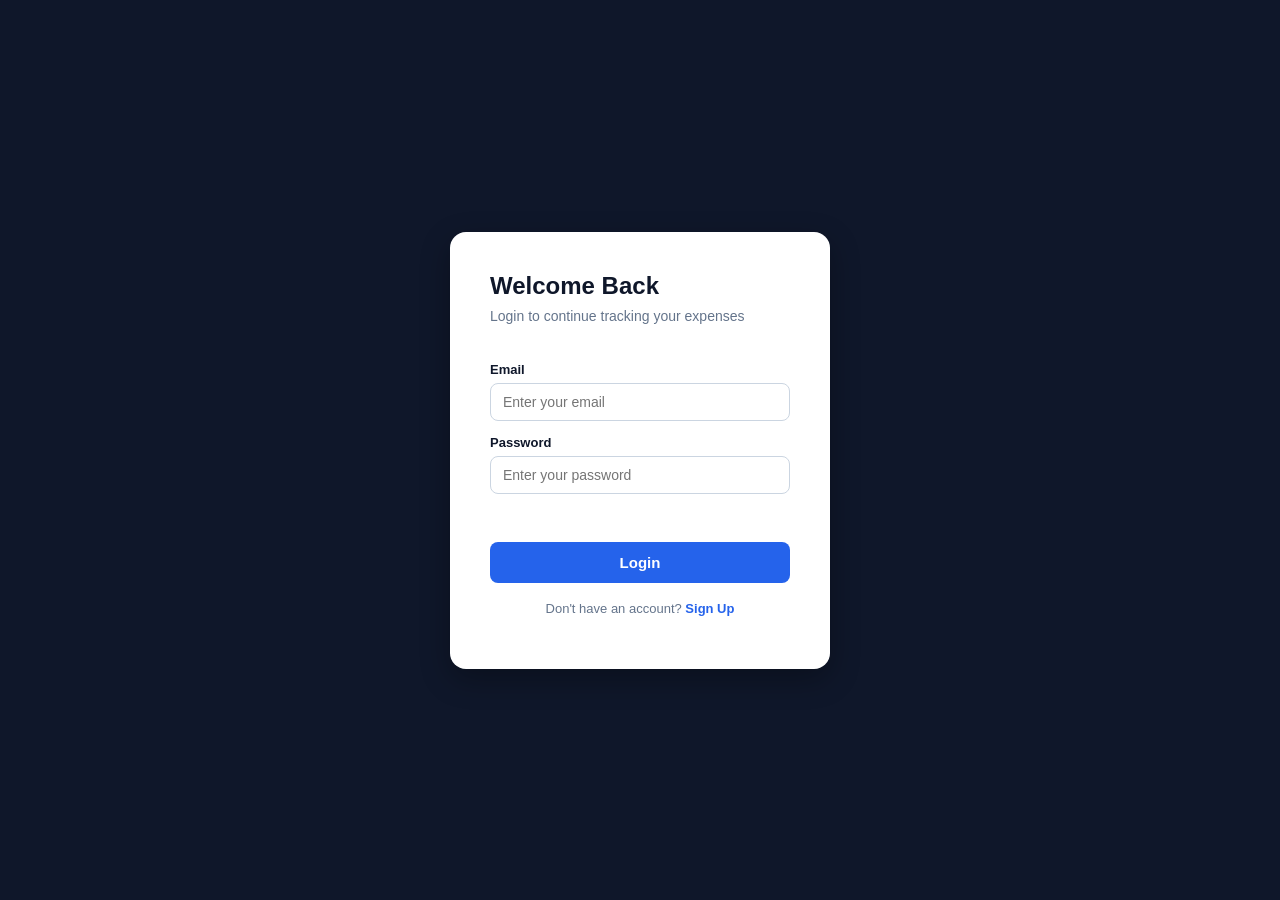
<file: index.html>
<!DOCTYPE html>
<html lang="en">

<head>
    <meta charset="UTF-8">
    <meta name="viewport" content="width=device-width, initial-scale=1.0">

    <title>Expense Tracker</title>

    <link rel="stylesheet" href="style.css">

    <!-- Auth must load before the page renders so we can redirect instantly -->
    <script src="auth.js"></script>
    <script>
        // If no one is logged in, send them to the login page immediately
        if (!getCurrentUser()) {
            window.location.href = 'login.html';
        }
    </script>
</head>

<body>

    <!-- ================= HEADER ================= -->

    <header class="header">

        <div>
            <h1>Expense Tracker</h1>
            <p>Manage your money smarter</p>
        </div>

        <div class="header-actions">

            <span id="welcomeUser" class="welcome-text"></span>

            <button id="clearAllBtn" class="danger-btn">
                Clear All
            </button>

            <button id="logoutBtn" class="danger-btn" onclick="logoutUser()">
                Logout
            </button>

        </div>

    </header>


    <!-- ================= MAIN CONTAINER ================= -->

    <main class="container">


        <!-- ================= SUMMARY ================= -->

        <section class="summary">

            <div class="summary-card">
                <h3>Total Balance</h3>
                <p id="balance">₹0.00</p>
            </div>

            <div class="summary-card">
                <h3>Total Income</h3>
                <p id="income">₹0.00</p>
            </div>

            <div class="summary-card">
                <h3>Total Expenses</h3>
                <p id="expense">₹0.00</p>
            </div>

        </section>


        <!-- ================= ADD TRANSACTION ================= -->

        <section class="card">

            <h2>Add Transaction</h2>

            <form id="transactionForm">


                <!-- TRANSACTION TYPE -->

                <div class="type-section">

                    <label>Transaction Type</label>

                    <div class="type-buttons">

                        <button type="button" class="type-btn active" data-type="expense">
                            Expense
                        </button>

                        <button type="button" class="type-btn" data-type="income">
                            Income
                        </button>

                    </div>

                </div>


                <!-- AMOUNT -->

                <div class="form-group">

                    <label for="amount">
                        Amount
                    </label>

                    <input type="number" id="amount" placeholder="Enter amount" min="0" step="0.01" required>

                </div>


                <!-- CATEGORY / INCOME SOURCE -->

                <div class="form-group">

                    <label for="category" id="categoryLabel">
                        Category
                    </label>

                    <select id="category" required>
                        <option value="">Select category</option>
                    </select>

                </div>


                <!-- DESCRIPTION -->

                <div class="form-group">

                    <label for="description">
                        Description
                    </label>

                    <input type="text" id="description" placeholder="Example: Lunch" required>

                </div>


                <!-- DATE -->

                <div class="form-group">

                    <label for="date">
                        Date
                    </label>

                    <input type="date" id="date" required>

                </div>


                <!-- SUBMIT -->

                <button type="submit" id="submitTransactionBtn" class="primary-btn">

                    Add Expense

                </button>

            </form>

        </section>



        <!-- ================= MONTHLY BUDGET ================= -->

        <section class="card">

            <h2>Monthly Budget</h2>

            <form id="budgetForm">

                <div class="form-group">

                    <label for="budget">
                        Monthly Budget
                    </label>

                    <input type="number" id="budget" placeholder="Enter monthly budget" min="0" step="0.01" required>

                </div>

                <button type="submit" class="primary-btn">

                    Set Budget

                </button>

            </form>


            <div class="budget-info">

                <div>
                    <span>Budget</span>
                    <strong id="budgetAmount">₹0.00</strong>
                </div>

                <div>
                    <span>Spent This Month</span>
                    <strong id="spentAmount">₹0.00</strong>
                </div>

                <div>
                    <span>Remaining</span>
                    <strong id="remainingAmount">₹0.00</strong>
                </div>

            </div>


            <div class="progress-container">

                <div id="budgetProgress" class="progress-bar">
                </div>

            </div>


            <p id="budgetMessage"></p>

        </section>



        <!-- ================= SPENDING OVERVIEW ================= -->

        <section class="card">

            <h2>Spending Overview</h2>


            <!-- FOOD -->

            <div class="spending-item">

                <div class="spending-header">

                    <span>Food</span>

                    <span id="foodValue">
                        ₹0.00
                    </span>

                </div>

                <div class="bar-container">

                    <div id="foodBar" class="spending-bar">
                    </div>

                </div>

            </div>


            <!-- TRANSPORT -->

            <div class="spending-item">

                <div class="spending-header">

                    <span>Transport</span>

                    <span id="transportValue">
                        ₹0.00
                    </span>

                </div>

                <div class="bar-container">

                    <div id="transportBar" class="spending-bar">
                    </div>

                </div>

            </div>


            <!-- SHOPPING -->

            <div class="spending-item">

                <div class="spending-header">

                    <span>Shopping</span>

                    <span id="shoppingValue">
                        ₹0.00
                    </span>

                </div>

                <div class="bar-container">

                    <div id="shoppingBar" class="spending-bar">
                    </div>

                </div>

            </div>


            <!-- OTHER -->

            <div class="spending-item">

                <div class="spending-header">

                    <span>Other</span>

                    <span id="otherValue">
                        ₹0.00
                    </span>

                </div>

                <div class="bar-container">

                    <div id="otherBar" class="spending-bar">
                    </div>

                </div>

            </div>

        </section>



        <!-- ================= TRANSACTIONS ================= -->

        <section class="card">

            <div class="transaction-header">

                <h2>Transactions</h2>

                <div class="transaction-controls">

                    <input type="text" id="search" placeholder="Search transactions">

                    <select id="filterCategory">

                        <option value="All">
                            All Categories
                        </option>

                        <!-- Expense -->

                        <option value="Food">
                            Food
                        </option>

                        <option value="Transport">
                            Transport
                        </option>

                        <option value="Shopping">
                            Shopping
                        </option>

                        <option value="Rent">
                            Rent
                        </option>

                        <option value="Bills">
                            Bills
                        </option>

                        <option value="Education">
                            Education
                        </option>

                        <option value="Healthcare">
                            Healthcare
                        </option>

                        <option value="Entertainment">
                            Entertainment
                        </option>

                        <option value="Other">
                            Other
                        </option>

                        <!-- Income -->

                        <option value="Salary">
                            Salary
                        </option>

                        <option value="Freelance">
                            Freelance
                        </option>

                        <option value="Business">
                            Business
                        </option>

                        <option value="Investment">
                            Investment
                        </option>

                        <option value="Gift">
                            Gift
                        </option>

                    </select>

                </div>

            </div>


            <!-- TRANSACTION LIST -->

            <div id="transactionList">

                <p class="empty-message">
                    No transactions yet.
                </p>

            </div>

        </section>


    </main>


    <!-- ================= JAVASCRIPT ================= -->

    <script src="script.js"></script>

    <script>
        // Show the logged-in user's name in the header
        const currentUser = getCurrentUser();
        if (currentUser) {
            document.getElementById('welcomeUser').textContent = 'Hi, ' + currentUser.name;
        }
    </script>

</body>

</html>
</file>
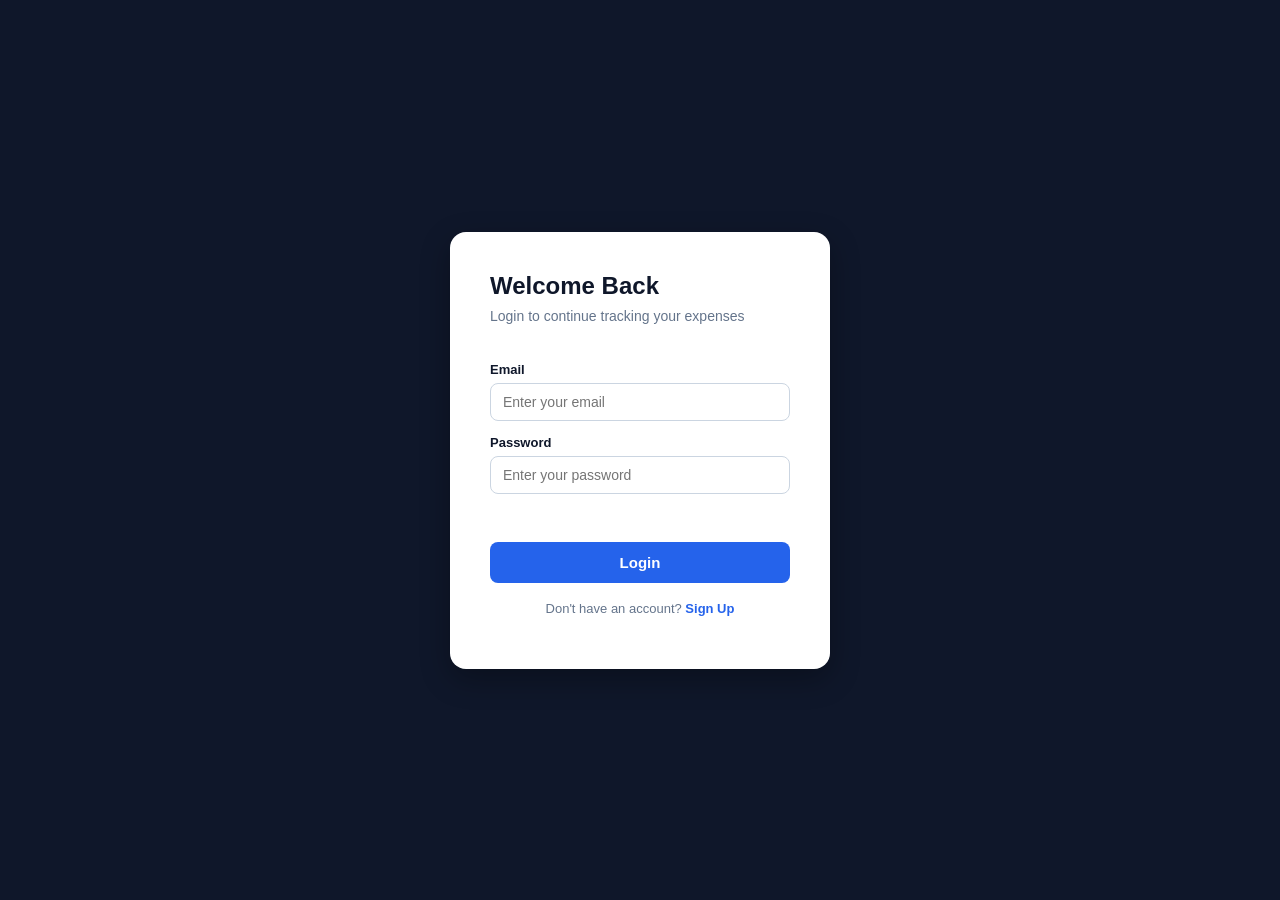
<file: login.html>
<!DOCTYPE html>
<html lang="en">

<head>
    <meta charset="UTF-8">
    <meta name="viewport" content="width=device-width, initial-scale=1.0">
    <title>Login - Expense Tracker</title>
    <link rel="stylesheet" href="auth.css">
</head>

<body>

    <div class="auth-container">
        <h1>Welcome Back</h1>
        <p class="subtitle">Login to continue tracking your expenses</p>

        <form id="loginForm">
            <label for="email">Email</label>
            <input type="email" id="email" placeholder="Enter your email" required>

            <label for="password">Password</label>
            <input type="password" id="password" placeholder="Enter your password" required>

            <p id="errorMsg" class="error"></p>

            <button type="submit">Login</button>
        </form>

        <p class="switch-link">Don't have an account? <a href="signup.html">Sign Up</a></p>
    </div>

    <script src="auth.js"></script>
    <script>
        document.getElementById('loginForm').addEventListener('submit', function (e) {
            e.preventDefault();

            const email = document.getElementById('email').value.trim().toLowerCase();
            const password = document.getElementById('password').value;
            const errorMsg = document.getElementById('errorMsg');

            errorMsg.textContent = '';

            const result = loginUser(email, password);

            if (!result.success) {
                errorMsg.textContent = result.message;
                return;
            }

            // Redirect to the main expense tracker dashboard
            window.location.href = 'index.html';
        });

        // If already logged in, skip straight to dashboard
        if (getCurrentUser()) {
            window.location.href = 'index.html';
        }
    </script>

</body>

</html>
</file>
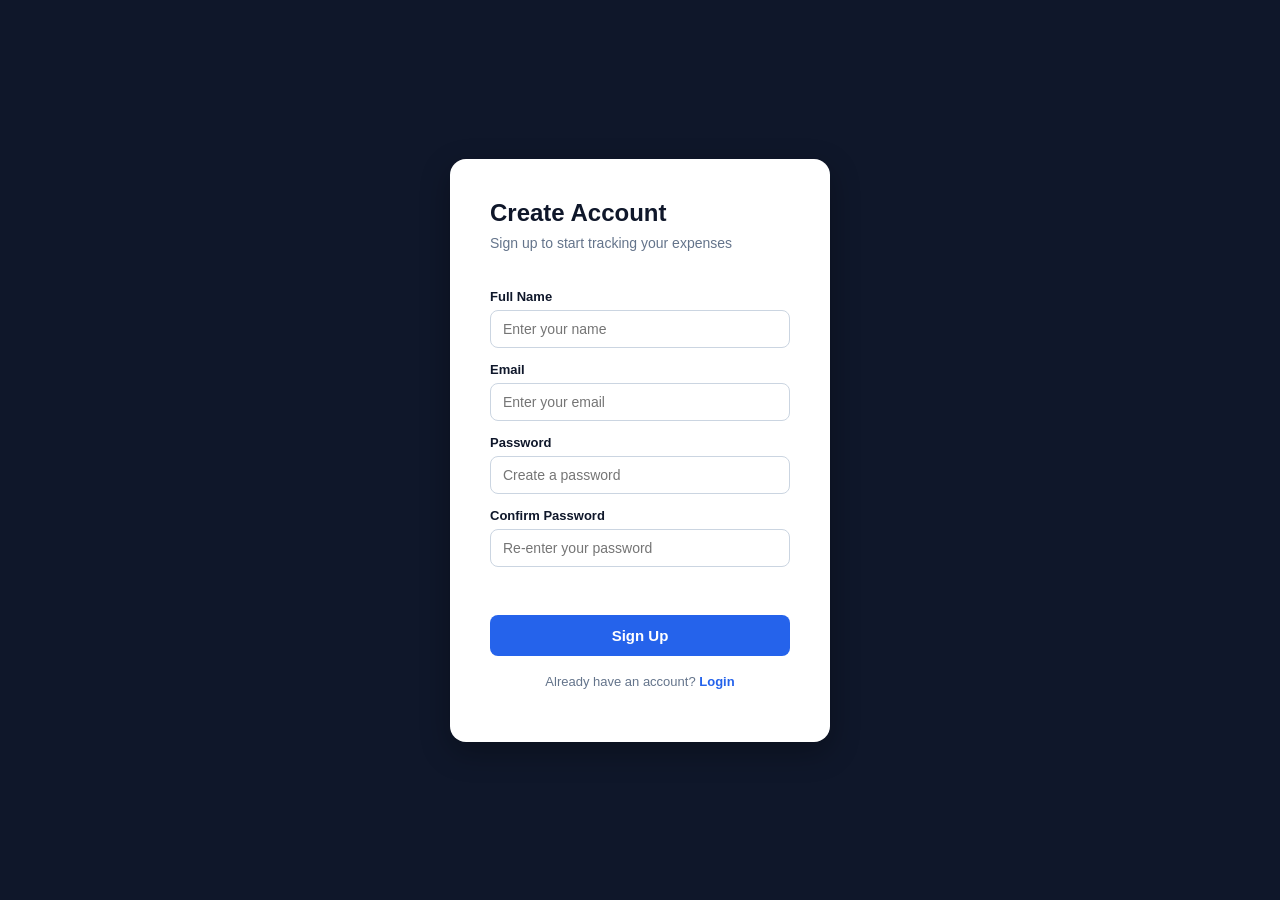
<file: signup.html>
<!DOCTYPE html>
<html lang="en">

<head>
    <meta charset="UTF-8">
    <meta name="viewport" content="width=device-width, initial-scale=1.0">
    <title>Sign Up - Expense Tracker</title>
    <link rel="stylesheet" href="auth.css">
</head>

<body>

    <div class="auth-container">
        <h1>Create Account</h1>
        <p class="subtitle">Sign up to start tracking your expenses</p>

        <form id="signupForm">
            <label for="name">Full Name</label>
            <input type="text" id="name" placeholder="Enter your name" required>

            <label for="email">Email</label>
            <input type="email" id="email" placeholder="Enter your email" required>

            <label for="password">Password</label>
            <input type="password" id="password" placeholder="Create a password" required>

            <label for="confirmPassword">Confirm Password</label>
            <input type="password" id="confirmPassword" placeholder="Re-enter your password" required>

            <p id="errorMsg" class="error"></p>

            <button type="submit">Sign Up</button>
        </form>

        <p class="switch-link">Already have an account? <a href="login.html">Login</a></p>
    </div>

    <script src="auth.js"></script>
    <script>
        document.getElementById('signupForm').addEventListener('submit', function (e) {
            e.preventDefault();

            const name = document.getElementById('name').value.trim();
            const email = document.getElementById('email').value.trim().toLowerCase();
            const password = document.getElementById('password').value;
            const confirmPassword = document.getElementById('confirmPassword').value;
            const errorMsg = document.getElementById('errorMsg');

            errorMsg.textContent = '';

            if (password !== confirmPassword) {
                errorMsg.textContent = 'Passwords do not match.';
                return;
            }

            if (password.length < 6) {
                errorMsg.textContent = 'Password must be at least 6 characters.';
                return;
            }

            const result = registerUser(name, email, password);

            if (!result.success) {
                errorMsg.textContent = result.message;
                return;
            }

            // Auto-login after successful signup
            loginUser(email, password);
            window.location.href = 'index.html';
        });
    </script>

</body>

</html>
</file>
<file: style.css>
/* =====================================================
   GLOBAL
===================================================== */

* {
    margin: 0;
    padding: 0;
    box-sizing: border-box;
}

:root {
    --primary: #6366f1;
    --primary-dark: #4f46e5;

    --background: #f5f7fb;
    --card: #ffffff;

    --text: #111827;
    --muted: #6b7280;

    --border: #e5e7eb;

    --green: #10b981;
    --red: #ef4444;
    --orange: #f59e0b;

    --shadow:
        0 10px 30px rgba(15, 23, 42, 0.08);

    --radius: 18px;
}


/* =====================================================
   BODY
===================================================== */

body {
    font-family:
        Inter,
        -apple-system,
        BlinkMacSystemFont,
        "Segoe UI",
        sans-serif;

    background:
        linear-gradient(135deg,
            #f8fafc 0%,
            #eef2ff 100%);

    color: var(--text);

    min-height: 100vh;
}


/* =====================================================
   HEADER
===================================================== */

.header {
    width: 100%;

    padding: 28px 7%;

    background:
        linear-gradient(135deg,
            #4f46e5,
            #6366f1,
            #8b5cf6);

    color: white;

    display: flex;

    justify-content: space-between;

    align-items: center;

    box-shadow:
        0 8px 25px rgba(79, 70, 229, 0.25);
}


.header h1 {
    font-size: 30px;

    font-weight: 800;

    letter-spacing: -0.5px;
}


.header p {
    margin-top: 5px;

    color: rgba(255, 255, 255, 0.8);

    font-size: 14px;
}


/* =====================================================
   MAIN CONTAINER
===================================================== */

.container {
    width: min(1200px, 92%);

    margin: 35px auto 60px;
}


/* =====================================================
   SUMMARY CARDS
===================================================== */

.summary {
    display: grid;

    grid-template-columns:
        repeat(3, 1fr);

    gap: 22px;

    margin-bottom: 25px;
}


.summary-card {
    background: var(--card);

    padding: 25px;

    border-radius: var(--radius);

    box-shadow: var(--shadow);

    border: 1px solid rgba(229, 231, 235, 0.8);

    position: relative;

    overflow: hidden;

    transition:
        transform 0.25s ease,
        box-shadow 0.25s ease;
}


.summary-card:hover {
    transform: translateY(-5px);

    box-shadow:
        0 18px 40px rgba(15, 23, 42, 0.12);
}


.summary-card::before {
    content: "";

    position: absolute;

    left: 0;
    top: 0;

    width: 5px;
    height: 100%;

    background: var(--primary);
}


.summary-card:nth-child(2)::before {
    background: var(--green);
}


.summary-card:nth-child(3)::before {
    background: var(--red);
}


.summary-card h3 {
    color: var(--muted);

    font-size: 14px;

    font-weight: 600;

    margin-bottom: 12px;
}


.summary-card p {
    font-size: 30px;

    font-weight: 800;

    letter-spacing: -1px;
}


/* =====================================================
   GENERAL CARD
===================================================== */

.card {
    background: var(--card);

    border-radius: var(--radius);

    padding: 28px;

    margin-bottom: 25px;

    box-shadow: var(--shadow);

    border:
        1px solid rgba(229, 231, 235, 0.8);
}


.card h2 {
    font-size: 21px;

    margin-bottom: 22px;

    font-weight: 750;
}


/* =====================================================
   TRANSACTION TYPE
===================================================== */

.type-section {
    margin-bottom: 22px;
}


.type-section label {
    display: block;

    margin-bottom: 9px;

    font-size: 14px;

    font-weight: 600;

    color: var(--text);
}


.type-buttons {
    display: grid;

    grid-template-columns: 1fr 1fr;

    gap: 10px;
}


.type-btn {
    border: 1px solid var(--border);

    background: #f9fafb;

    color: var(--muted);

    padding: 13px;

    border-radius: 12px;

    cursor: pointer;

    font-size: 14px;

    font-weight: 700;

    transition:
        all 0.2s ease;
}


.type-btn:hover {
    border-color: var(--primary);

    color: var(--primary);
}


.type-btn.active {
    background:
        linear-gradient(135deg,
            var(--primary),
            #8b5cf6);

    color: white;

    border-color:
        transparent;

    box-shadow:
        0 6px 15px rgba(99, 102, 241, 0.25);
}


/* =====================================================
   FORM
===================================================== */

.form-group {
    margin-bottom: 18px;
}


.form-group label {
    display: block;

    font-size: 14px;

    font-weight: 600;

    margin-bottom: 8px;

    color: #374151;
}


input,
select {
    width: 100%;

    padding: 13px 15px;

    border: 1px solid var(--border);

    border-radius: 11px;

    background: #fafafa;

    color: var(--text);

    font-size: 14px;

    outline: none;

    transition:
        border-color 0.2s ease,
        box-shadow 0.2s ease,
        background 0.2s ease;
}


input:focus,
select:focus {
    background: white;

    border-color:
        var(--primary);

    box-shadow:
        0 0 0 4px rgba(99, 102, 241, 0.1);
}


input::placeholder {
    color: #9ca3af;
}


/* =====================================================
   PRIMARY BUTTON
===================================================== */

.primary-btn {
    width: 100%;

    border: none;

    padding: 14px;

    border-radius: 12px;

    background:
        linear-gradient(135deg,
            var(--primary),
            #8b5cf6);

    color: white;

    font-size: 15px;

    font-weight: 700;

    cursor: pointer;

    transition:
        transform 0.2s ease,
        box-shadow 0.2s ease;
}


.primary-btn:hover {
    transform: translateY(-2px);

    box-shadow:
        0 10px 20px rgba(99, 102, 241, 0.3);
}


.primary-btn:active {
    transform: translateY(0);
}


/* =====================================================
   DANGER BUTTON
===================================================== */

.danger-btn {
    border: 1px solid rgba(255, 255, 255, 0.35);

    background:
        rgba(255, 255, 255, 0.12);

    color: white;

    padding: 11px 17px;

    border-radius: 10px;

    cursor: pointer;

    font-weight: 600;

    backdrop-filter: blur(8px);

    transition:
        background 0.2s ease;
}


.danger-btn:hover {
    background:
        rgba(239, 68, 68, 0.85);
}


/* =====================================================
   BUDGET
===================================================== */

.budget-info {
    display: grid;

    grid-template-columns:
        repeat(3, 1fr);

    gap: 15px;

    margin-top: 25px;
}


.budget-info>div {
    background: #f8fafc;

    padding: 18px;

    border-radius: 13px;

    border: 1px solid var(--border);
}


.budget-info span {
    display: block;

    color: var(--muted);

    font-size: 13px;

    margin-bottom: 7px;
}


.budget-info strong {
    font-size: 19px;
}


.progress-container {
    width: 100%;

    height: 10px;

    background: #e5e7eb;

    border-radius: 20px;

    margin-top: 22px;

    overflow: hidden;
}


.progress-bar {
    height: 100%;

    width: 0;

    background:
        linear-gradient(90deg,
            var(--primary),
            #8b5cf6);

    border-radius: 20px;

    transition:
        width 0.5s ease;
}


#budgetMessage {
    margin-top: 12px;

    font-size: 13px;

    color: var(--muted);
}


/* =====================================================
   SPENDING OVERVIEW
===================================================== */

.spending-item {
    margin-bottom: 20px;
}


.spending-item:last-child {
    margin-bottom: 0;
}


.spending-header {
    display: flex;

    justify-content: space-between;

    margin-bottom: 8px;

    font-size: 14px;

    font-weight: 600;
}


.spending-header span:last-child {
    color: var(--muted);
}


.bar-container {
    width: 100%;

    height: 9px;

    background: #eef2f7;

    border-radius: 20px;

    overflow: hidden;
}


.spending-bar {
    height: 100%;

    width: 0;

    border-radius: 20px;

    background:
        linear-gradient(90deg,
            #6366f1,
            #8b5cf6);

    transition:
        width 0.5s ease;
}


/* =====================================================
   TRANSACTIONS HEADER
===================================================== */

.transaction-header {
    display: flex;

    justify-content: space-between;

    align-items: center;

    gap: 20px;

    margin-bottom: 20px;
}


.transaction-header h2 {
    margin-bottom: 0;
}


.transaction-controls {
    display: flex;

    gap: 10px;

    width: 55%;
}


.transaction-controls input,
.transaction-controls select {
    background: #f9fafb;
}


/* =====================================================
   TRANSACTION LIST
===================================================== */

#transactionList {
    display: flex;

    flex-direction: column;

    gap: 12px;
}


.transaction-item {
    display: flex;

    align-items: center;

    gap: 15px;

    padding: 16px;

    border: 1px solid var(--border);

    border-radius: 14px;

    background: #fff;

    transition:
        transform 0.2s ease,
        box-shadow 0.2s ease;
}


.transaction-item:hover {
    transform: translateX(4px);

    box-shadow:
        0 8px 20px rgba(15, 23, 42, 0.07);
}


/* =====================================================
   TRANSACTION ICON
===================================================== */

.transaction-icon {
    width: 46px;

    height: 46px;

    min-width: 46px;

    display: flex;

    align-items: center;

    justify-content: center;

    background: #eef2ff;

    border-radius: 12px;

    font-size: 21px;
}


/* =====================================================
   TRANSACTION INFO
===================================================== */

.transaction-info {
    flex: 1;

    min-width: 0;
}


.transaction-info h3 {
    font-size: 15px;

    margin-bottom: 5px;

    font-weight: 700;

    overflow: hidden;

    text-overflow: ellipsis;

    white-space: nowrap;
}


.transaction-info p {
    color: var(--muted);

    font-size: 13px;
}


.transaction-info small {
    display: inline-block;

    margin-top: 5px;

    padding: 3px 8px;

    border-radius: 20px;

    background: #f3f4f6;

    color: var(--muted);

    font-size: 11px;

    font-weight: 600;
}


/* =====================================================
   TRANSACTION RIGHT
===================================================== */

.transaction-right {
    display: flex;

    align-items: center;

    gap: 15px;
}


.transaction-right strong {
    font-size: 15px;

    white-space: nowrap;
}


.transaction-right strong.income {
    color: var(--green);
}


.transaction-right strong.expense {
    color: var(--red);
}


/* =====================================================
   DELETE BUTTON
===================================================== */

.delete-btn {
    border: none;

    background: #fef2f2;

    color: var(--red);

    padding: 7px 10px;

    border-radius: 8px;

    font-size: 12px;

    font-weight: 600;

    cursor: pointer;

    transition:
        background 0.2s ease;
}


.delete-btn:hover {
    background: #fee2e2;
}


/* =====================================================
   EMPTY MESSAGE
===================================================== */

.empty-message {
    text-align: center;

    padding: 35px 20px;

    color: var(--muted);

    background: #f9fafb;

    border-radius: 14px;

    border: 1px dashed var(--border);
}


/* =====================================================
   SCROLLBAR
===================================================== */

::-webkit-scrollbar {
    width: 8px;
}


::-webkit-scrollbar-track {
    background: #f1f5f9;
}


::-webkit-scrollbar-thumb {
    background: #c7d2fe;

    border-radius: 10px;
}


::-webkit-scrollbar-thumb:hover {
    background: #a5b4fc;
}


/* =====================================================
   RESPONSIVE - TABLET
===================================================== */

@media (max-width: 850px) {

    .header {
        padding: 25px 5%;
    }


    .container {
        width: 94%;
    }


    .summary {
        grid-template-columns: 1fr;
    }


    .transaction-header {
        flex-direction: column;

        align-items: stretch;
    }


    .transaction-controls {
        width: 100%;
    }

}


/* =====================================================
   RESPONSIVE - MOBILE
===================================================== */

@media (max-width: 600px) {

    .header {
        padding: 20px;

        flex-direction: column;

        align-items: flex-start;

        gap: 15px;
    }


    .header h1 {
        font-size: 25px;
    }


    .header .danger-btn {
        width: 100%;
    }


    .container {
        width: 94%;

        margin-top: 20px;
    }


    .card {
        padding: 20px;

        border-radius: 15px;
    }


    .summary-card {
        padding: 20px;
    }


    .summary-card p {
        font-size: 26px;
    }


    .budget-info {
        grid-template-columns: 1fr;
    }


    .transaction-controls {
        flex-direction: column;
    }


    .transaction-item {
        align-items: flex-start;
    }


    .transaction-right {
        flex-direction: column;

        align-items: flex-end;

        gap: 8px;
    }


    .transaction-info {
        min-width: 0;
    }


    .transaction-info h3 {
        max-width: 150px;
    }

}


/* =====================================================
   SMALL MOBILE
===================================================== */

@media (max-width: 400px) {

    .type-buttons {
        grid-template-columns: 1fr;
    }


    .transaction-icon {
        width: 40px;

        height: 40px;

        min-width: 40px;

        font-size: 18px;
    }


    .transaction-right strong {
        font-size: 13px;
    }

}
</file>
<file: auth.css>
/* auth.css - styling for login and signup pages */

* {
    box-sizing: border-box;
}

body {
    margin: 0;
    min-height: 100vh;
    display: flex;
    align-items: center;
    justify-content: center;
    font-family: Arial, sans-serif;
    background: #0F172A;
}

.auth-container {
    background: #ffffff;
    padding: 40px;
    border-radius: 16px;
    width: 100%;
    max-width: 380px;
    box-shadow: 0 10px 30px rgba(0, 0, 0, 0.3);
}

.auth-container h1 {
    margin: 0 0 8px 0;
    font-size: 24px;
    color: #0F172A;
}

.auth-container .subtitle {
    margin: 0 0 24px 0;
    color: #64748B;
    font-size: 14px;
}

.auth-container form {
    display: flex;
    flex-direction: column;
}

.auth-container label {
    font-size: 13px;
    font-weight: bold;
    color: #0F172A;
    margin-bottom: 6px;
    margin-top: 14px;
}

.auth-container input {
    padding: 10px 12px;
    border: 1px solid #CBD5E1;
    border-radius: 8px;
    font-size: 14px;
}

.auth-container input:focus {
    outline: none;
    border-color: #2563EB;
}

.auth-container button {
    margin-top: 22px;
    padding: 12px;
    border: none;
    border-radius: 8px;
    background: #2563EB;
    color: #ffffff;
    font-size: 15px;
    font-weight: bold;
    cursor: pointer;
}

.auth-container button:hover {
    background: #1D4ED8;
}

.error {
    color: #DC2626;
    font-size: 13px;
    margin: 10px 0 0 0;
    min-height: 16px;
}

.switch-link {
    margin-top: 18px;
    text-align: center;
    font-size: 13px;
    color: #64748B;
}

.switch-link a {
    color: #2563EB;
    font-weight: bold;
    text-decoration: none;
}

.switch-link a:hover {
    text-decoration: underline;
}
</file>
